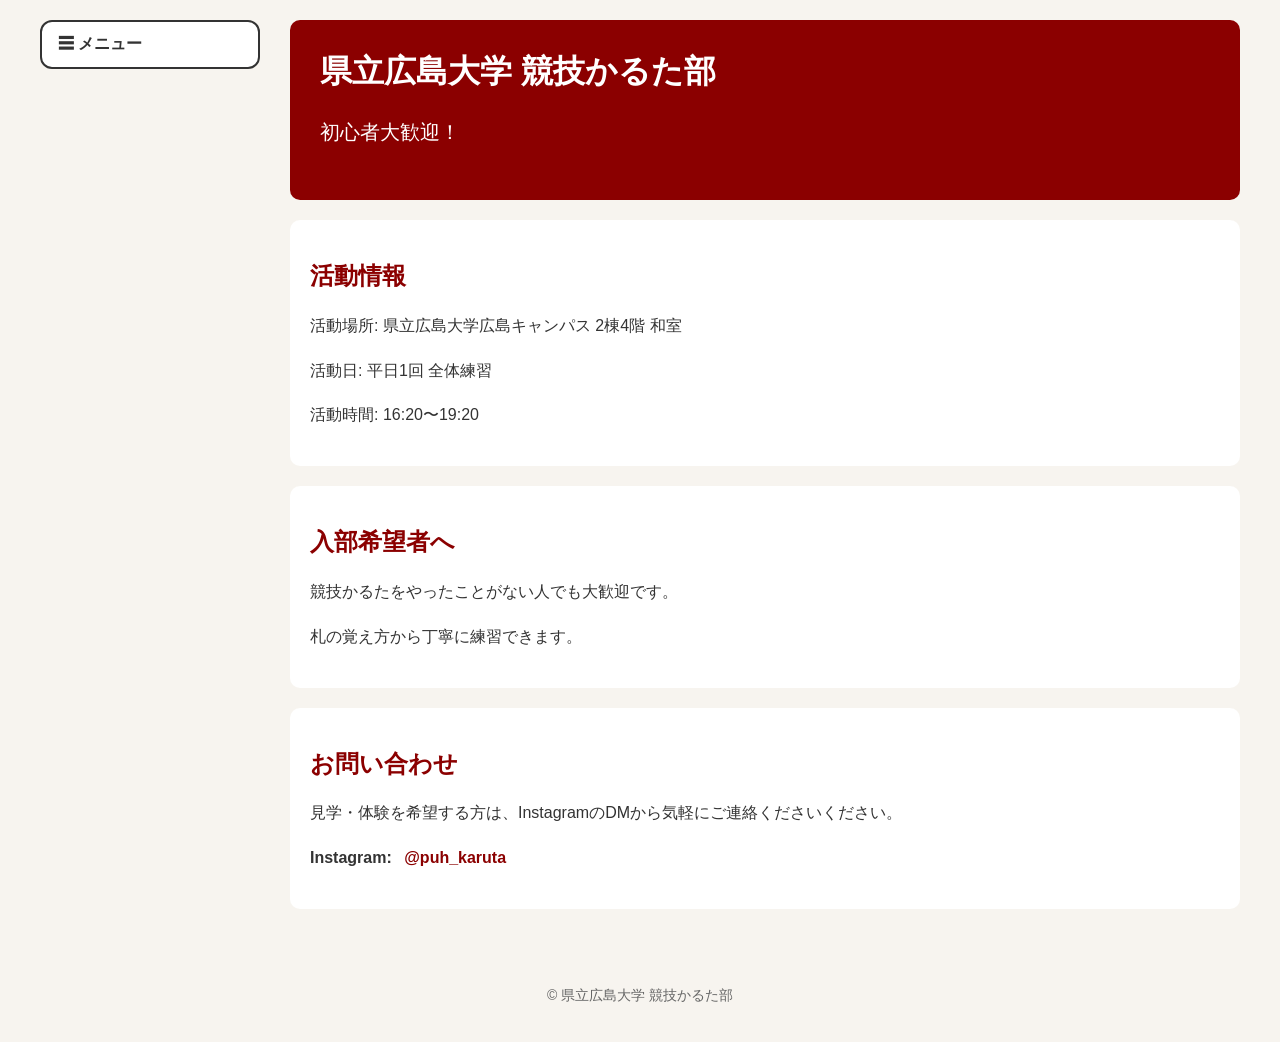
<file: index.html>
<!DOCTYPE html>
<html>
<head>
    <title>県立広島大学 競技かるた部</title>
    <meta name="viewport" content="width=device-width, initial-scale=1.0">
    <link rel="stylesheet" href="style.css">
</head>

<body>

<div class="wrapper">

    <aside class="side-menu">
        <div class="menu-title">☰ メニュー</div>

        <nav class="menu-list">
             <ul>
                 <li><a href="#activity">活動情報</a></li>
                 <li><a href="#join">入部希望者へ</a></li>
                 <li><a href="#contact">お問い合わせ</a></li>
            </ul>
        </nav>
    </aside>

    <main>
        <header>
            <h1>県立広島大学 競技かるた部</h1>
            <p class="catch">初心者大歓迎！</p>
        </header>

        <section id="activity">
            <h2>活動情報</h2>
            <p>活動場所: 県立広島大学広島キャンパス 2棟4階 和室</p>
            <p>活動日: 平日1回 全体練習</p>
            <p>活動時間: 16:20〜19:20</p>
        </section>

        <section id="join">
            <h2>入部希望者へ</h2>
            <p>競技かるたをやったことがない人でも大歓迎です。</p>
            <p>札の覚え方から丁寧に練習できます。</p>
        </section>

        <section id="contact">
            <h2>お問い合わせ</h2>

            <p>見学・体験を希望する方は、InstagramのDMから気軽にご連絡くださいください。</p>

            <p class="instagram-link">
               Instagram:
               <a href="https://instagram.com/puh_karuta" target="_blank">
                   @puh_karuta
               </a>
            </p>
        </section>

    </main>

</div>
<footer>
    <p>© 県立広島大学 競技かるた部</p>
</footer>
<script src="script.js"></script>

</body>

</html>
</file>
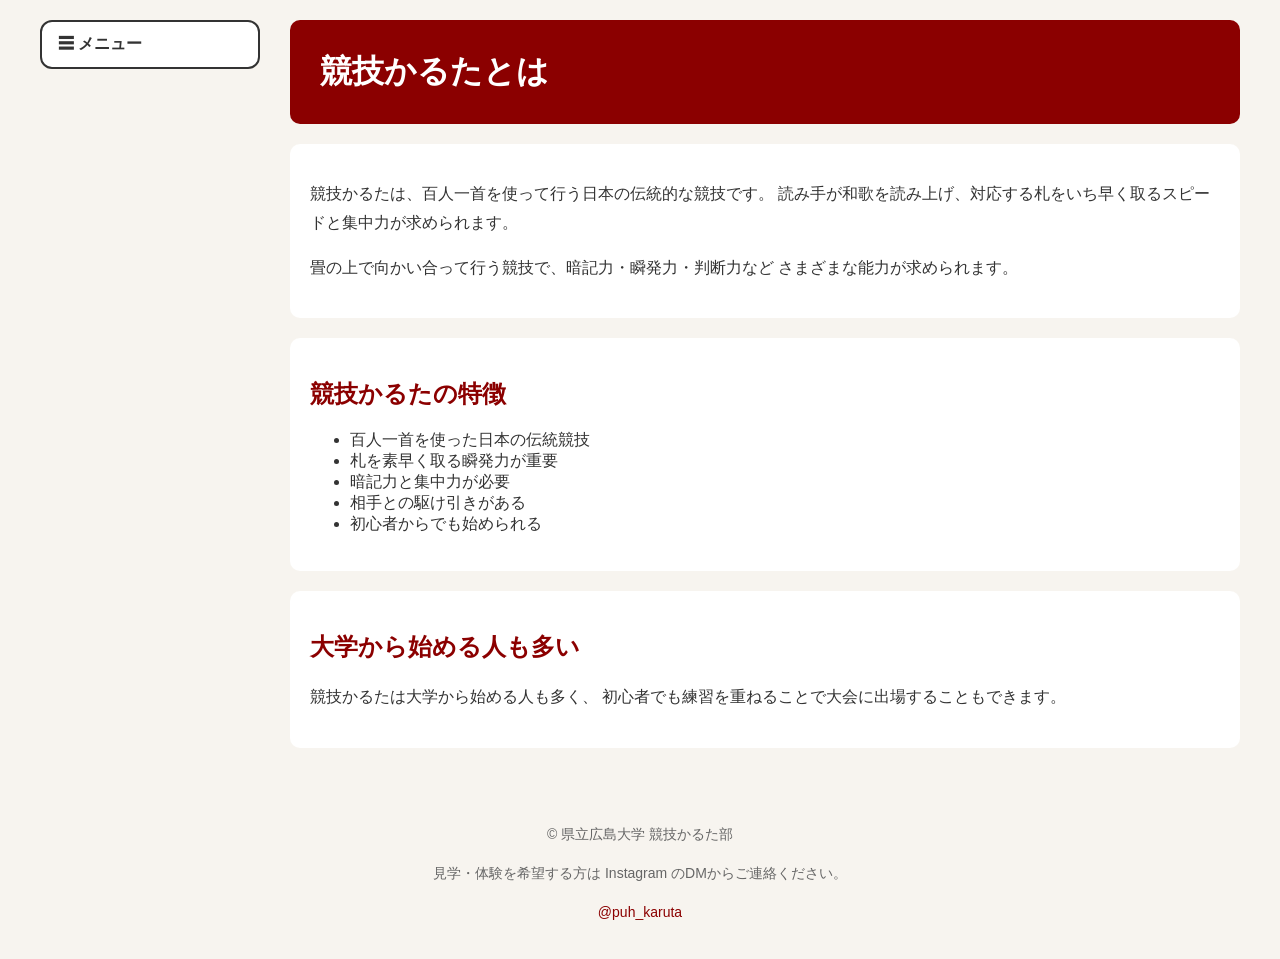
<file: about.html>
<!DOCTYPE html>
<html>
<head>
    <title>競技かるたとは | 県立広島大学 競技かるた部</title>
    <meta name="viewport" content="width=device-width, initial-scale=1.0">
    <link rel="stylesheet" href="style.css">
</head>

<body>

<div class="wrapper">

    <aside class="side-menu">
        <div class="menu-title">☰ メニュー</div>

        <nav class="menu-list">
            <ul>
                <li><a href="index.html">トップ</a></li>
                <li><a href="about.html">競技かるたとは</a></li>
                <li><a href="activity.html">活動情報</a></li>
                <li><a href="schedule.html">年間スケジュール</a></li>
            </ul>
        </nav>
    </aside>

    <main>

        <header>
            <h1>競技かるたとは</h1>
        </header>

        <section>
            <p>
                競技かるたは、百人一首を使って行う日本の伝統的な競技です。
                読み手が和歌を読み上げ、対応する札をいち早く取るスピードと集中力が求められます。
            </p>

            <p>
                畳の上で向かい合って行う競技で、暗記力・瞬発力・判断力など
                さまざまな能力が求められます。
            </p>
        </section>

        <section>

            <h2>競技かるたの特徴</h2>

            <ul>
                <li>百人一首を使った日本の伝統競技</li>
                <li>札を素早く取る瞬発力が重要</li>
                <li>暗記力と集中力が必要</li>
                <li>相手との駆け引きがある</li>
                <li>初心者からでも始められる</li>
            </ul>

        </section>

        <section>

            <h2>大学から始める人も多い</h2>

            <p>
                競技かるたは大学から始める人も多く、
                初心者でも練習を重ねることで大会に出場することもできます。
            </p>

        </section>

    </main>

</div>

<footer>
    <p>© 県立広島大学 競技かるた部</p>
    <p>見学・体験を希望する方は Instagram のDMからご連絡ください。</p>
    <p><a href="https://instagram.com/puh_karuta" target="_blank">@puh_karuta</a></p>
</footer>

<script src="script.js"></script>

</body>
</html>
</file>
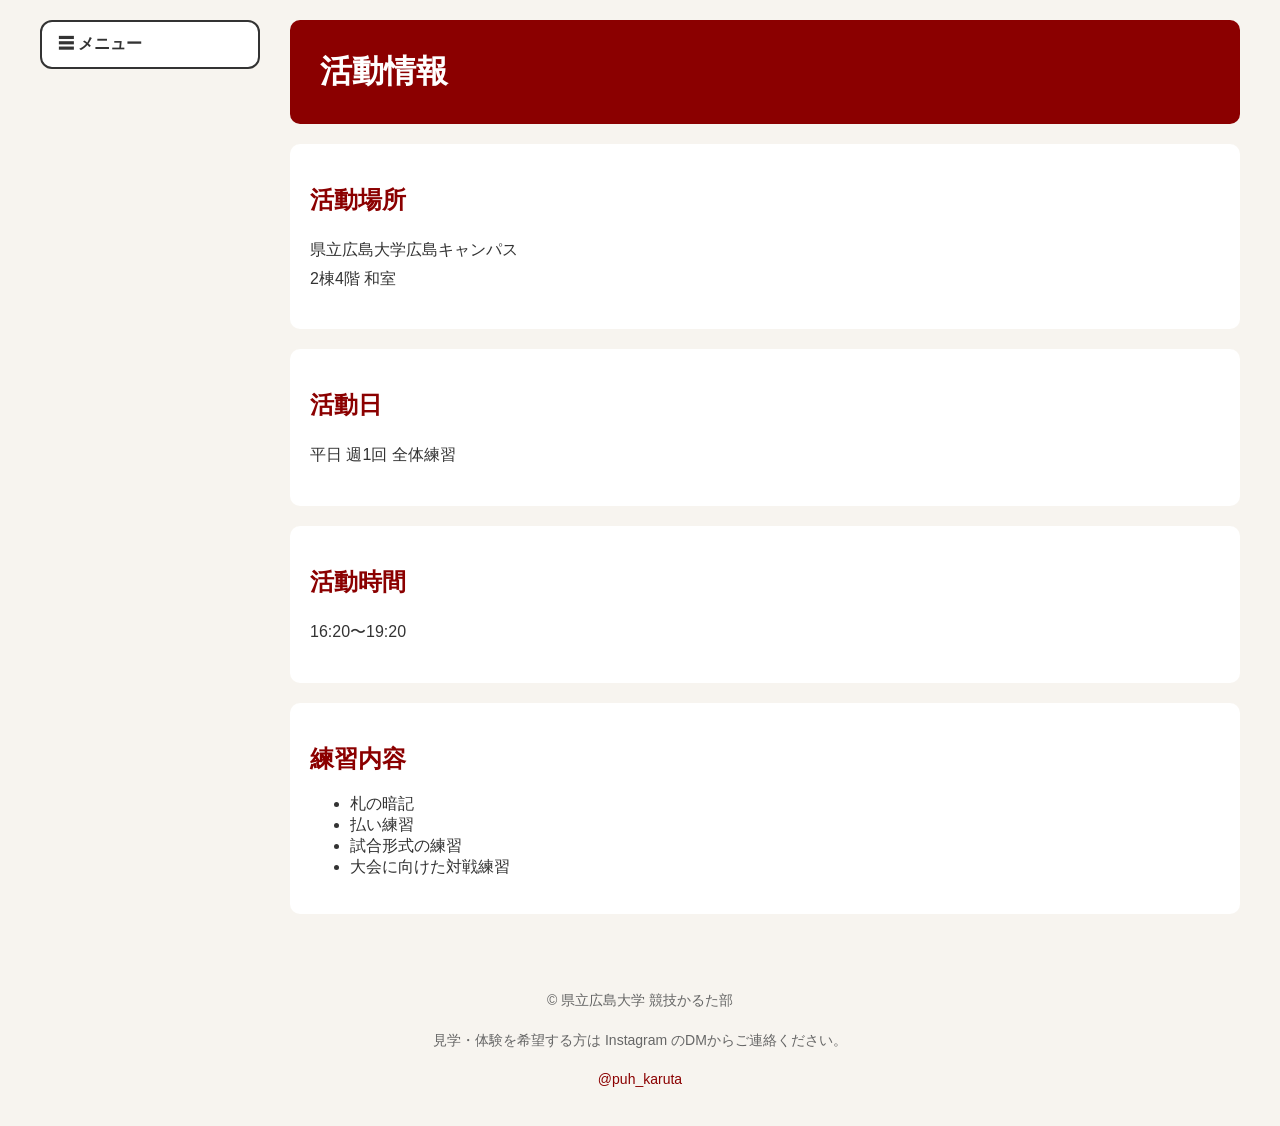
<file: activity.html>
<!DOCTYPE html>
<html>
<head>
    <title>活動情報 | 県立広島大学 競技かるた部</title>
    <meta name="viewport" content="width=device-width, initial-scale=1.0">
    <link rel="stylesheet" href="style.css">
</head>

<body>

<div class="wrapper">

    <aside class="side-menu">
        <div class="menu-title">☰ メニュー</div>

        <nav class="menu-list">
            <ul>
                <li><a href="index.html">トップ</a></li>
                <li><a href="about.html">競技かるたとは</a></li>
                <li><a href="activity.html">活動情報</a></li>
                <li><a href="schedule.html">年間スケジュール</a></li>
            </ul>
        </nav>
    </aside>

    <main>

        <header>
            <h1>活動情報</h1>
        </header>

        <section>

            <h2>活動場所</h2>
            <p>
                県立広島大学広島キャンパス<br>
                2棟4階 和室
            </p>

        </section>

        <section>

            <h2>活動日</h2>
            <p>
                平日 週1回 全体練習
            </p>

        </section>

        <section>

            <h2>活動時間</h2>
            <p>
                16:20〜19:20
            </p>

        </section>

        <section>

            <h2>練習内容</h2>

            <ul>
                <li>札の暗記</li>
                <li>払い練習</li>
                <li>試合形式の練習</li>
                <li>大会に向けた対戦練習</li>
            </ul>

        </section>

    </main>

</div>

<footer>
    <p>© 県立広島大学 競技かるた部</p>
    <p>見学・体験を希望する方は Instagram のDMからご連絡ください。</p>
    <p><a href="https://instagram.com/puh_karuta" target="_blank">@puh_karuta</a></p>
</footer>

<script src="script.js"></script>

</body>
</html>
</file>
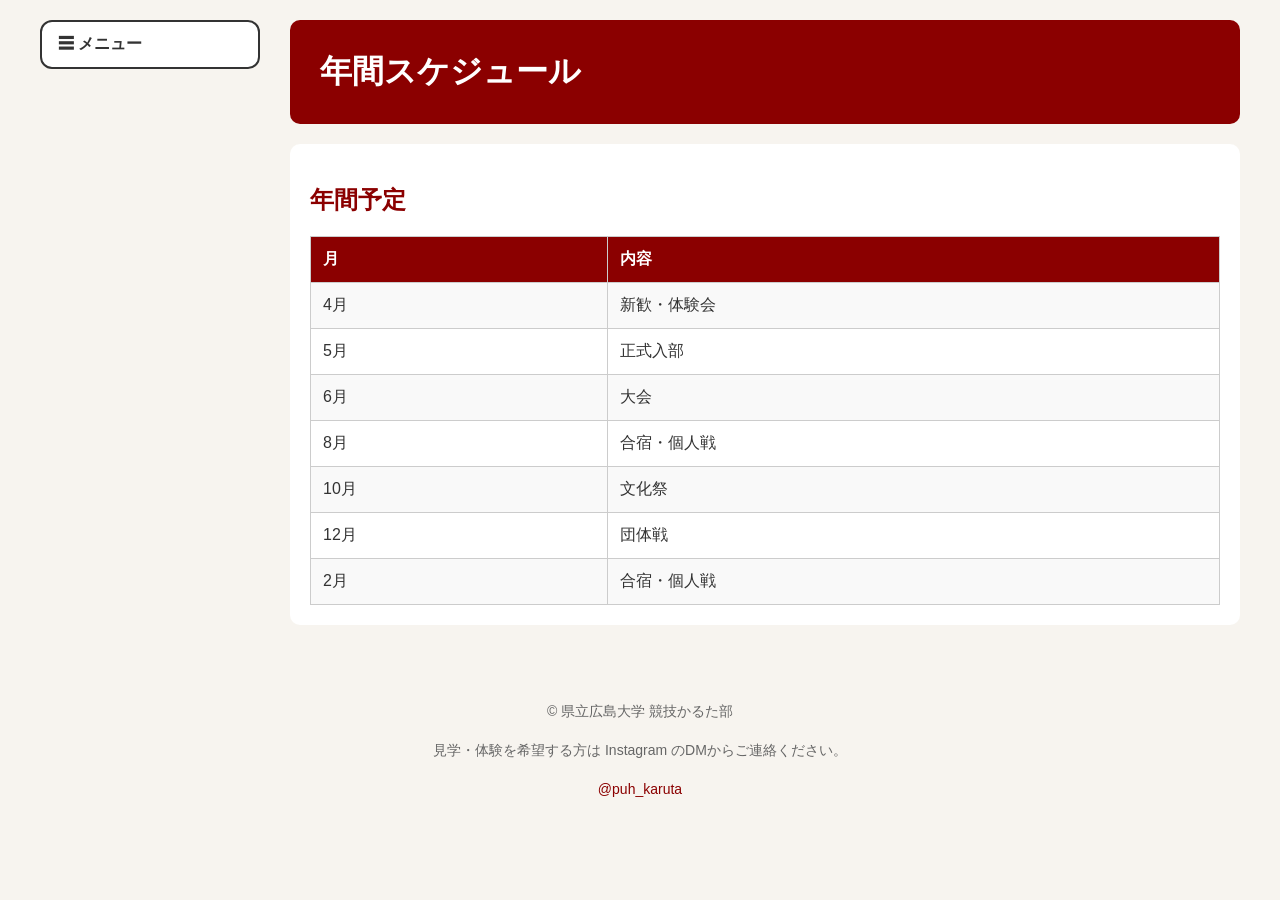
<file: schedule.html>
<!DOCTYPE html>
<html>
<head>
    <title>年間スケジュール | 県立広島大学 競技かるた部</title>
    <meta name="viewport" content="width=device-width, initial-scale=1.0">
    <link rel="stylesheet" href="style.css">
</head>

<body>

<div class="wrapper">

    <aside class="side-menu">
        <div class="menu-title">☰ メニュー</div>

        <nav class="menu-list">
            <ul>
                <li><a href="index.html">トップ</a></li>
                <li><a href="about.html">競技かるたとは</a></li>
                <li><a href="activity.html">活動情報</a></li>
                <li><a href="schedule.html">年間スケジュール</a></li>
            </ul>
        </nav>
    </aside>

    <main>

        <header>
            <h1>年間スケジュール</h1>
        </header>

        <section>
        
            <h2>年間予定</h2>

            <table>

                <tr>
                    <th>月</th>
                    <th>内容</th>
                </tr>

                <tr>
                    <td>4月</td>
                    <td>新歓・体験会</td>
                </tr>

                <tr>
                    <td>5月</td>
                    <td>正式入部</td>
                </tr>

                <tr>
                    <td>6月</td>
                    <td>大会</td>
                </tr>

                <tr>
                    <td>8月</td>
                    <td>合宿・個人戦</td>
                </tr>

                <tr>
                    <td>10月</td>
                    <td>文化祭</td>
                </tr>

                <tr>
                    <td>12月</td>
                    <td>団体戦</td>
                </tr>

                <tr>
                    <td>2月</td>
                    <td>合宿・個人戦</td>
                </tr>

            </table>
        </section>

    </main>

</div>

<footer>
    <p>© 県立広島大学 競技かるた部</p>
    <p>見学・体験を希望する方は Instagram のDMからご連絡ください。</p>
    <p><a href="https://instagram.com/puh_karuta" target="_blank">@puh_karuta</a></p>
</footer>

<script src="script.js"></script>

</body>
</html>
</file>
<file: style.css>
html{
    scroll-behavior: smooth;
}

body{
    font-family: sans-serif;
    background-color: #f7f4ef;
    color: #333;
    margin: 0;
}

.wrapper{
    display: flex;
    max-width: 1200px;
    margin: 0 auto;
    gap: 30px;
    padding: 20px;
}

.side-menu{
    width: 220px;
    position: sticky;
    top: 20px;
    height: fit-content;
}

main{
    flex: 1;
}

header{
    background-color: #8b0000;
    padding: 30px;
    border-radius: 10px;
}

h1{
    color: white;
    margin: 0;
}

.catch{
    color: white;
    font-size: 20px;
}

section{
    background: white;
    padding: 20px;
    margin: 20px 0;
    border-radius: 10px;
}

h2{
    color: #8b0000;
}

p{
    line-height: 1.8;
}

.side-menu nav{
    margin-top: 10px;
    background-color: white;
    border: 2px solid #333;
    border-radius: 12px;
    padding: 12px;
}

.side-menu ul{
    list-style: none;
    padding: 0;
    margin: 0;
}

.side-menu li{
    margin-bottom: 10px;
}

.side-menu li:last-child{
    margin-bottom: 0;
}

.side-menu a{
    color: #8b0000;
    text-decoration: none;
    display: block;
    padding: 8px 0;
}

.side-menu a:hover{
    color: #333;
    background-color: #f7f4ef;
}

.menu-list{
    max-height: 0;
    opacity: 0;
    overflow: hidden;
    margin-top: 0;
    transition: max-height 0.3s ease, opacity 0.3s ease, margin-top 0.3s ease;
}

.menu-list.open{
    max-height: 200px;
    opacity: 1;
    margin-top: 10px;
}

.menu-title{
    background:white;
    border:2px solid #333;
    border-radius:12px;
    padding:12px 16px;
    font-weight:bold;
    cursor: pointer;
}

@media (max-width: 768px){
.wrapper{
    flex-direction: column;
}

.side-menu{
    width: 100%;
}

}

.instagram-link{
    font-weight: bold;
}

.instagram-link a{
    color: #8b0000;
    text-decoration: none;
    margin-left: 8px;
}

.instagram-link a:hover{
    text-decoration: underline;
}

footer{
    text-align: center;
    padding: 20px;
    color: #666;
    font-size: 14px;
}

footer a{
    color: #8b0000;
    text-decoration: none;
}

footer a:hover{
    text-decoration: underline;
}

table{
    width: 100%;
    border-collapse: collapse;
    background: white;
}

th, td{
    border: 1px solid #ccc;
    padding: 12px;
    text-align: left;
}

th{
    background-color: #8b0000;
    color: white;
}

tr:nth-child(even){
    background-color: #f9f9f9;
}
</file>
